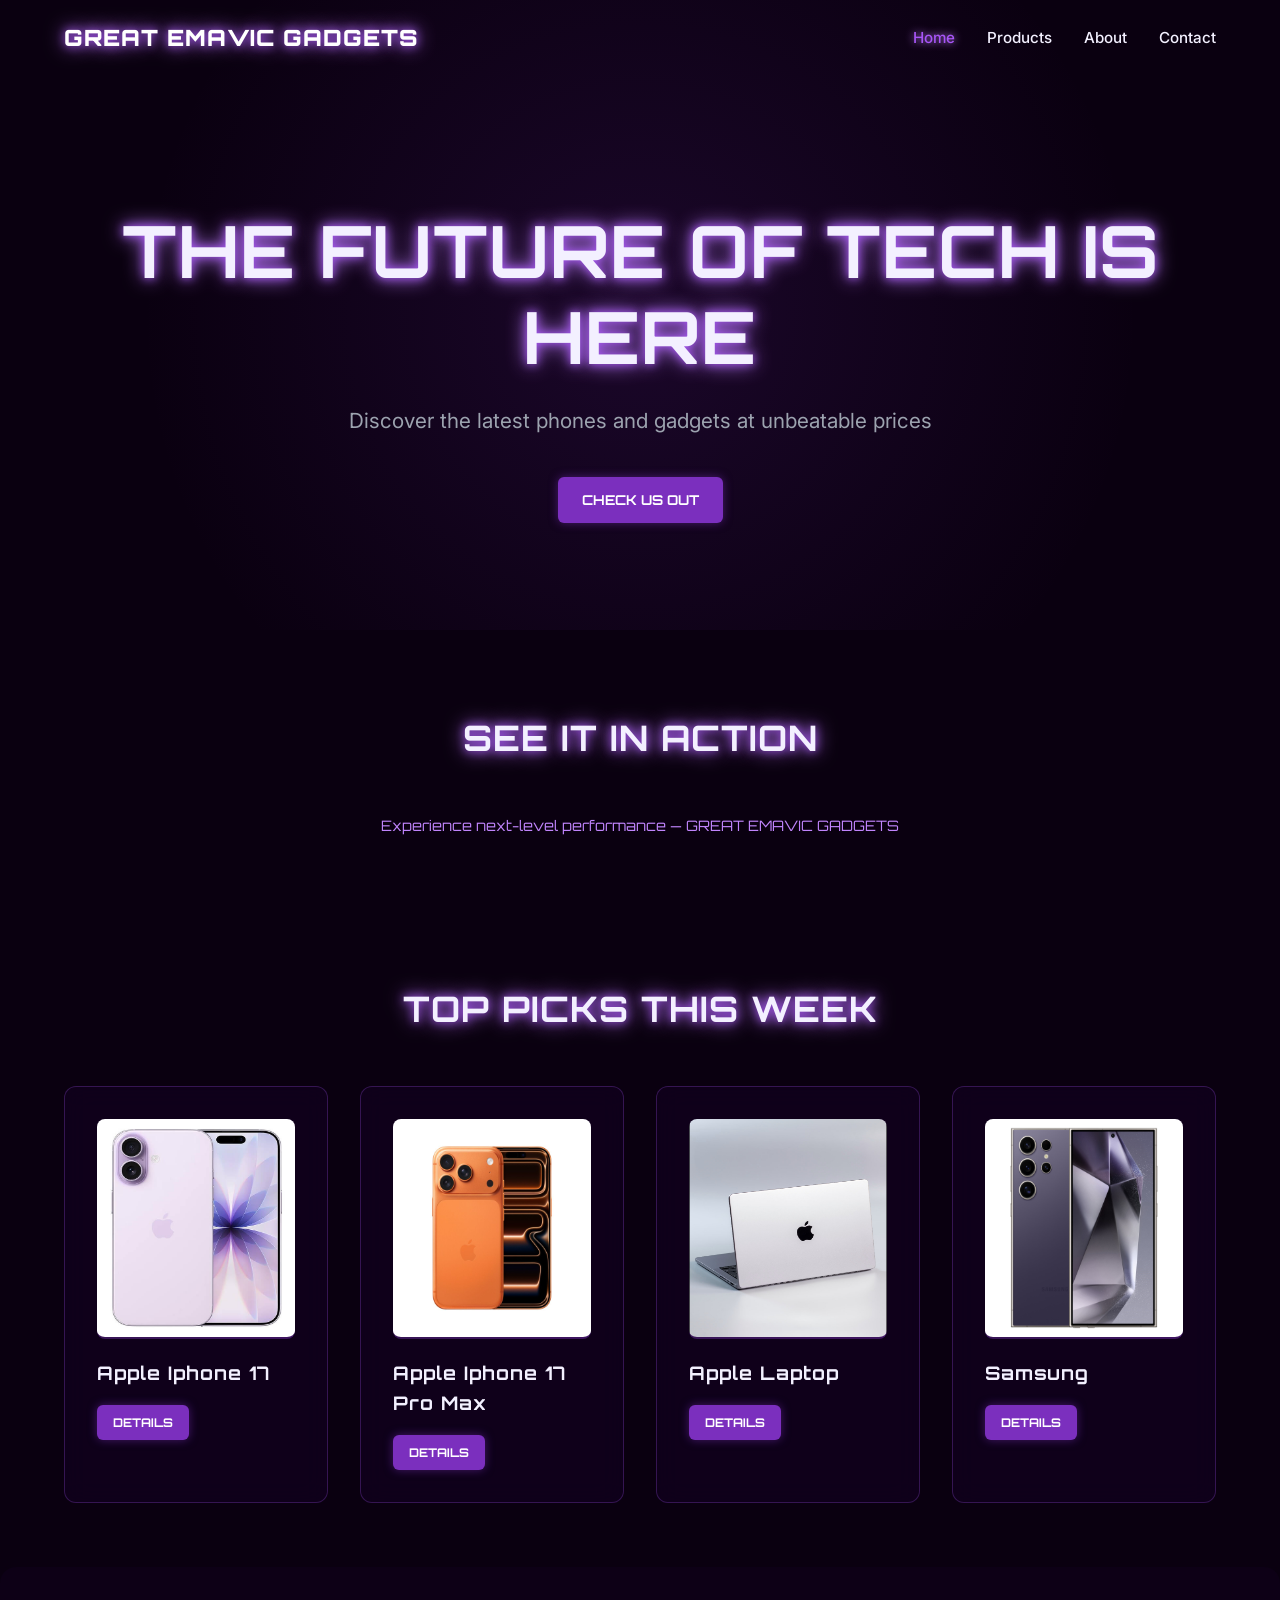
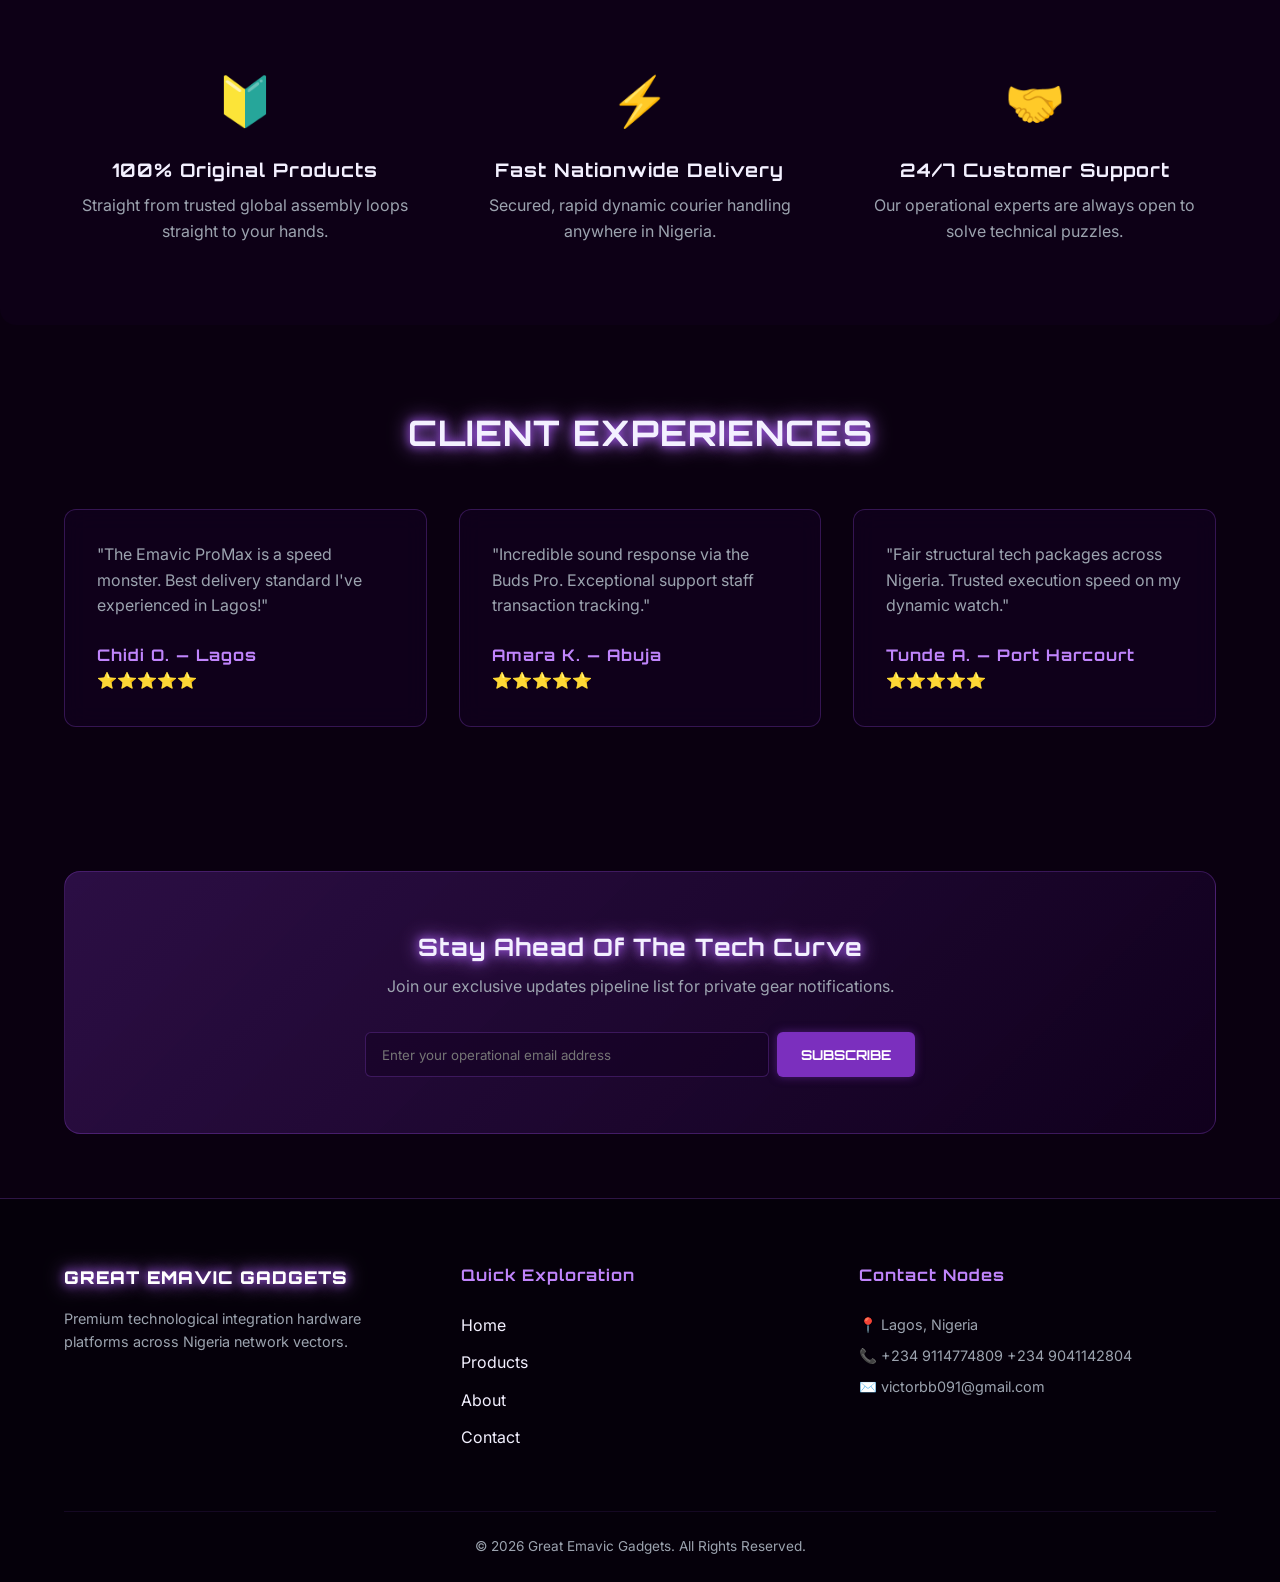
<file: index.html>
<!DOCTYPE html>
<html lang="en">
<head>
    <meta charset="UTF-8">
    <meta name="viewport" content="width=device-width, initial-scale=1.0">
    <title>Great Emavic Gadgets | Home</title>
    <link rel="stylesheet" href="style.css">
</head>
<body>

    <nav class="navbar">
        <a href="index.html" class="logo glow-text">GREAT EMAVIC GADGETS</a>
        <ul class="nav-links">
            <li><a href="index.html" class="active">Home</a></li>
            <li><a href="products.html">Products</a></li>
            <li><a href="about.html">About</a></li>
            <li><a href="contact.html">Contact</a></li>
        </ul>
        <div class="hamburger">
            <span></span>
            <span></span>
            <span></span>
        </div>
    </nav>

    <header class="hero-base">
        <h1 class="glow-text" style="font-size: clamp(2.5rem, 6vw, 4.5rem); line-height: 1.2; margin-bottom: 1.5rem;">THE FUTURE OF TECH IS HERE</h1>
        <p style="font-size: clamp(1rem, 2.5vw, 1.3rem); max-width: 700px; margin-bottom: 2.5rem;">Discover the latest phones and gadgets at unbeatable prices</p>
        <div style="display: flex; gap: 1rem; flex-wrap: wrap; justify-content: center;">
            <a href="products.html" class="btn btn-primary">Check us out</a>
            
        </div>
    </header>

    <section class="fade-in-section">
        <h2 class="section-title glow-text">See It In Action</h2>
        
        </div>
        <p style="text-align: center; margin-top: 1.5rem; font-family: var(--font-display); font-size: 0.9rem; color: var(--neon-glow);">Experience next-level performance — GREAT EMAVIC GADGETS</p>
    </section>

    <section class="fade-in-section">
        <h2 class="section-title glow-text">Top Picks This Week</h2>
        <div class="grid-4">
            <div class="glass-card">
                <div class="media-placeholder"><img src="images/Apple-iPhone-17.jpg" alt="Iphone 17"></div>
                <h3>Apple Iphone 17</h3>
                <p style="margin: 0.5rem 0 1rem 0; font-size: 0.9rem;"></p>
                <div style="display: flex; justify-content: space-between; align-items: center; margin-top: auto;">
                    <a href="products.html" class="btn btn-primary" style="padding: 0.5rem 1rem; font-size: 0.75rem;">Details</a>
                </div>
            </div>
            <div class="glass-card">
                <div class="media-placeholder"><img src="images/iphone 17 pro max orange.jpg" alt="#"></div>
                <h3>Apple Iphone 17 Pro Max</h3>
                <p style="margin: 0.5rem 0 1rem 0; font-size: 0.9rem;"></p>
                <div style="display: flex; justify-content: space-between; align-items: center; margin-top: auto;">
                <a href="products.html" class="btn btn-primary" style="padding: 0.5rem 1rem; font-size: 0.75rem;">Details</a>
                </div>
            </div>
            <div class="glass-card">
                <div class="media-placeholder"><img src="images/Apple lap.jpg" alt=""></div>
                <h3>Apple Laptop</h3>
                <p style="margin: 0.5rem 0 1rem 0; font-size: 0.9rem;"></p>
                <div style="display: flex; justify-content: space-between; align-items: center; margin-top: auto;">
                    <a href="products.html" class="btn btn-primary" style="padding: 0.5rem 1rem; font-size: 0.75rem;">Details</a>
                </div>
            </div>
            <div class="glass-card">
                <div class="media-placeholder"><img src="images/sam.png" alt=""></div>
                <h3>Samsung</h3>
                <p style="margin: 0.5rem 0 1rem 0; font-size: 0.9rem;"></p>
                <div style="display: flex; justify-content: space-between; align-items: center; margin-top: auto;">
                    <a href="products.html" class="btn btn-primary" style="padding: 0.5rem 1rem; font-size: 0.75rem;">Details</a>
                </div>
            </div>
        </div>
    </section>

    <section class="fade-in-section" style="background: rgba(18, 0, 32, 0.4); border-radius: 16px;">
        <div class="grid-3" style="text-align: center;">
            <div style="padding: 1rem;">
                <div style="font-size: 3rem; color: var(--accent-purple); margin-bottom: 1rem;">🔰</div>
                <h3 style="margin-bottom: 0.5rem;">100% Original Products</h3>
                <p>Straight from trusted global assembly loops straight to your hands.</p>
            </div>
            <div style="padding: 1rem;">
                <div style="font-size: 3rem; color: var(--accent-purple); margin-bottom: 1rem;">⚡</div>
                <h3 style="margin-bottom: 0.5rem;">Fast Nationwide Delivery</h3>
                <p>Secured, rapid dynamic courier handling anywhere in Nigeria.</p>
            </div>
            <div style="padding: 1rem;">
                <div style="font-size: 3rem; color: var(--accent-purple); margin-bottom: 1rem;">🤝</div>
                <h3 style="margin-bottom: 0.5rem;">24/7 Customer Support</h3>
                <p>Our operational experts are always open to solve technical puzzles.</p>
            </div>
        </div>
    </section>

    <section class="fade-in-section">
        <h2 class="section-title glow-text">Client Experiences</h2>
        <div class="grid-3">
            <div class="glass-card">
                <p>"The Emavic ProMax is a speed monster. Best delivery standard I've experienced in Lagos!"</p>
                <h4 style="margin-top: 1.5rem; color: var(--neon-glow);">Chidi O. — Lagos</h4>
                <span style="color: #FBBF24;">⭐⭐⭐⭐⭐</span>
            </div>
            <div class="glass-card">
                <p>"Incredible sound response via the Buds Pro. Exceptional support staff transaction tracking."</p>
                <h4 style="margin-top: 1.5rem; color: var(--neon-glow);">Amara K. — Abuja</h4>
                <span style="color: #FBBF24;">⭐⭐⭐⭐⭐</span>
            </div>
            <div class="glass-card">
                <p>"Fair structural tech packages across Nigeria. Trusted execution speed on my dynamic watch."</p>
                <h4 style="margin-top: 1.5rem; color: var(--neon-glow);">Tunde A. — Port Harcourt</h4>
                <span style="color: #FBBF24;">⭐⭐⭐⭐⭐</span>
            </div>
        </div>
    </section>

    <section class="fade-in-section">
        <div class="newsletter-banner">
            <h2 class="glow-text">Stay Ahead Of The Tech Curve</h2>
            <p style="margin-top: 0.5rem;">Join our exclusive updates pipeline list for private gear notifications.</p>
            <form class="newsletter-form" onsubmit="event.preventDefault(); alert('Subscribed successfully to newsletter pipeline!');">
                <input type="email" placeholder="Enter your operational email address" class="form-control" required style="margin: 0;">
                <button type="submit" class="btn btn-primary">Subscribe</button>
            </form>
        </div>
    </section>

    <footer>
        <div class="footer-grid">
            <div class="footer-col">
                <h3 class="logo glow-text" style="margin-bottom: 1rem; font-size: 1.1rem;">GREAT EMAVIC GADGETS</h3>
                <p style="font-size: 0.9rem;">Premium technological integration hardware platforms across Nigeria network vectors.</p>
            </div>
            <div class="footer-col">
                <h4>Quick Exploration</h4>
                <ul>
                    <li><a href="index.html">Home</a></li>
                    <li><a href="products.html">Products</a></li>
                    <li><a href="about.html">About</a></li>
                    <li><a href="contact.html">Contact</a></li>
                </ul>
            </div>
            <div class="footer-col">
                <h4>Contact Nodes</h4>
                <p style="font-size: 0.9rem; margin-bottom: 0.5rem;">📍 Lagos, Nigeria</p>
                <p style="font-size: 0.9rem; margin-bottom: 0.5rem;">📞 +234 9114774809 +234 9041142804</p>
                <p style="font-size: 0.9rem;">✉️ victorbb091@gmail.com</p>
            </div>
        </div>
        <div class="footer-bottom">
            <p>&copy; 2026 Great Emavic Gadgets. All Rights Reserved.</p>
        </div>
    </footer>

    <script src="script.js"></script>
</body>
</html>
</file>
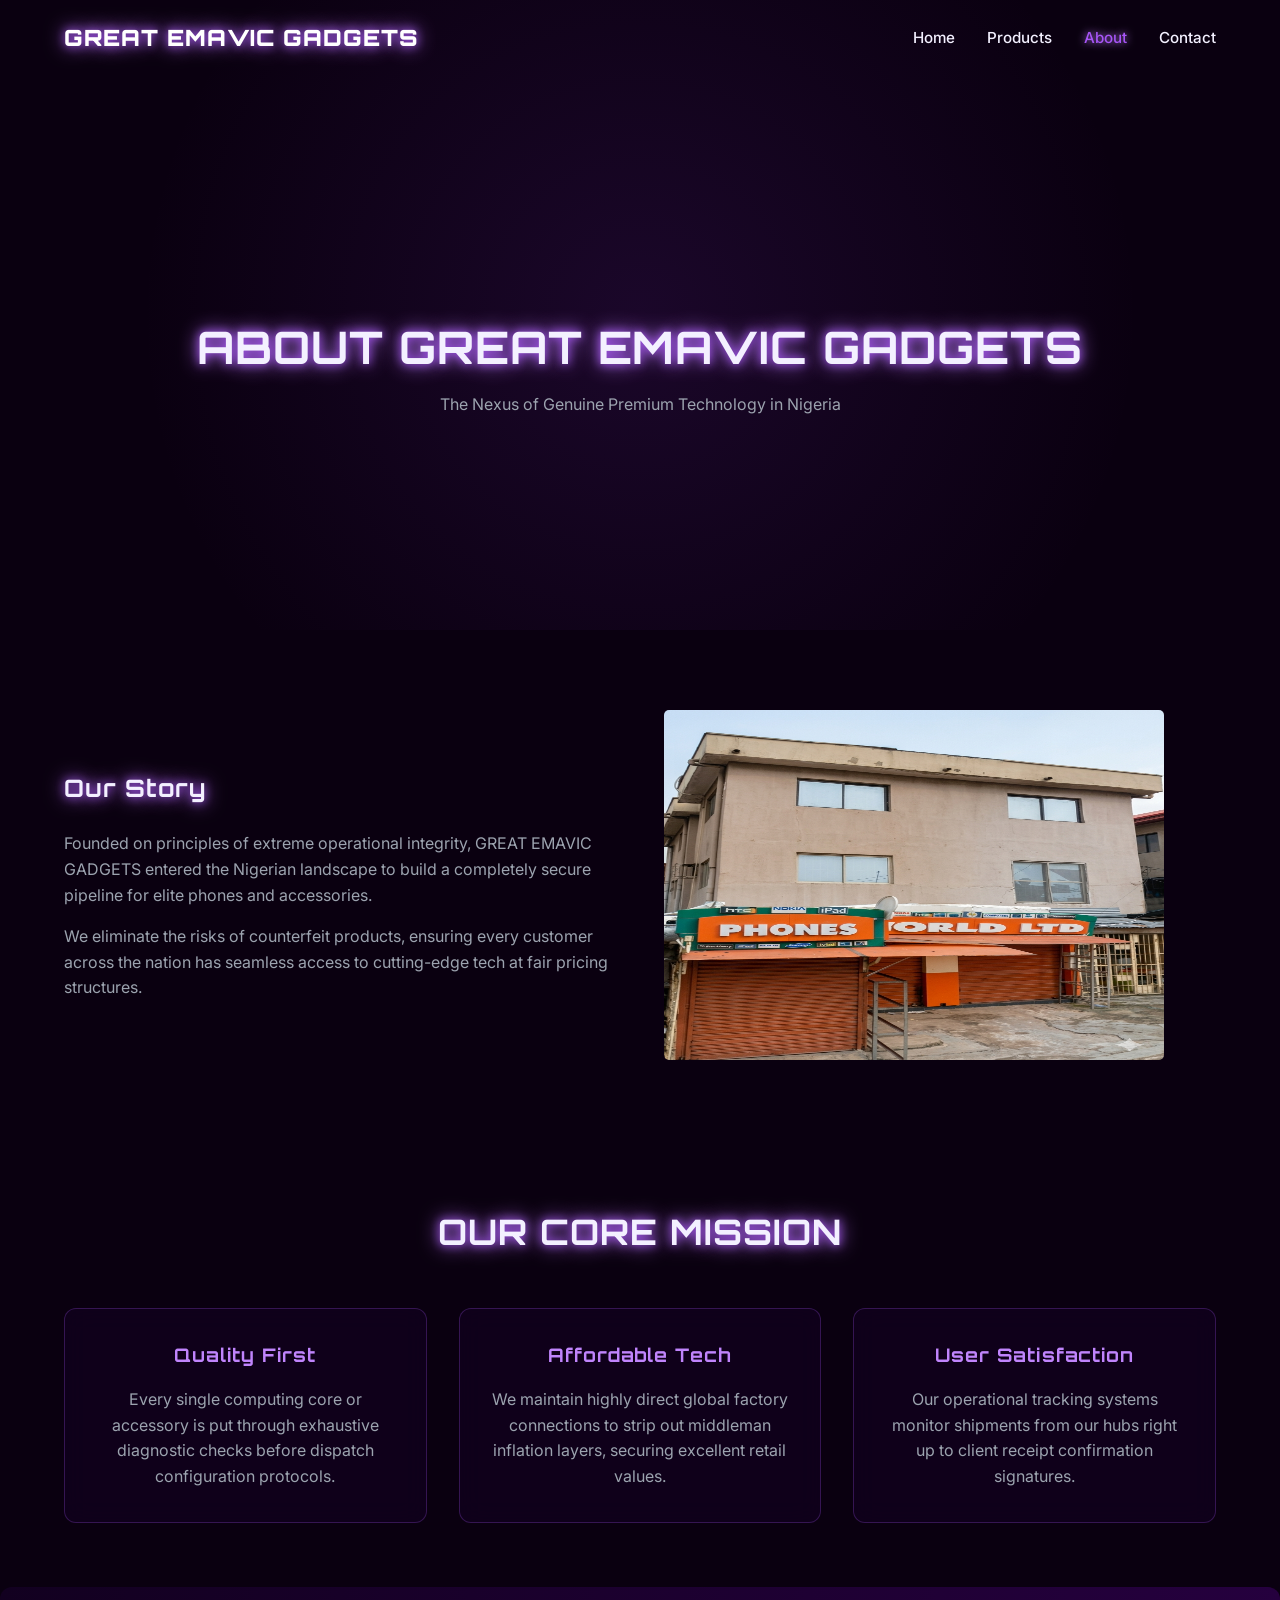
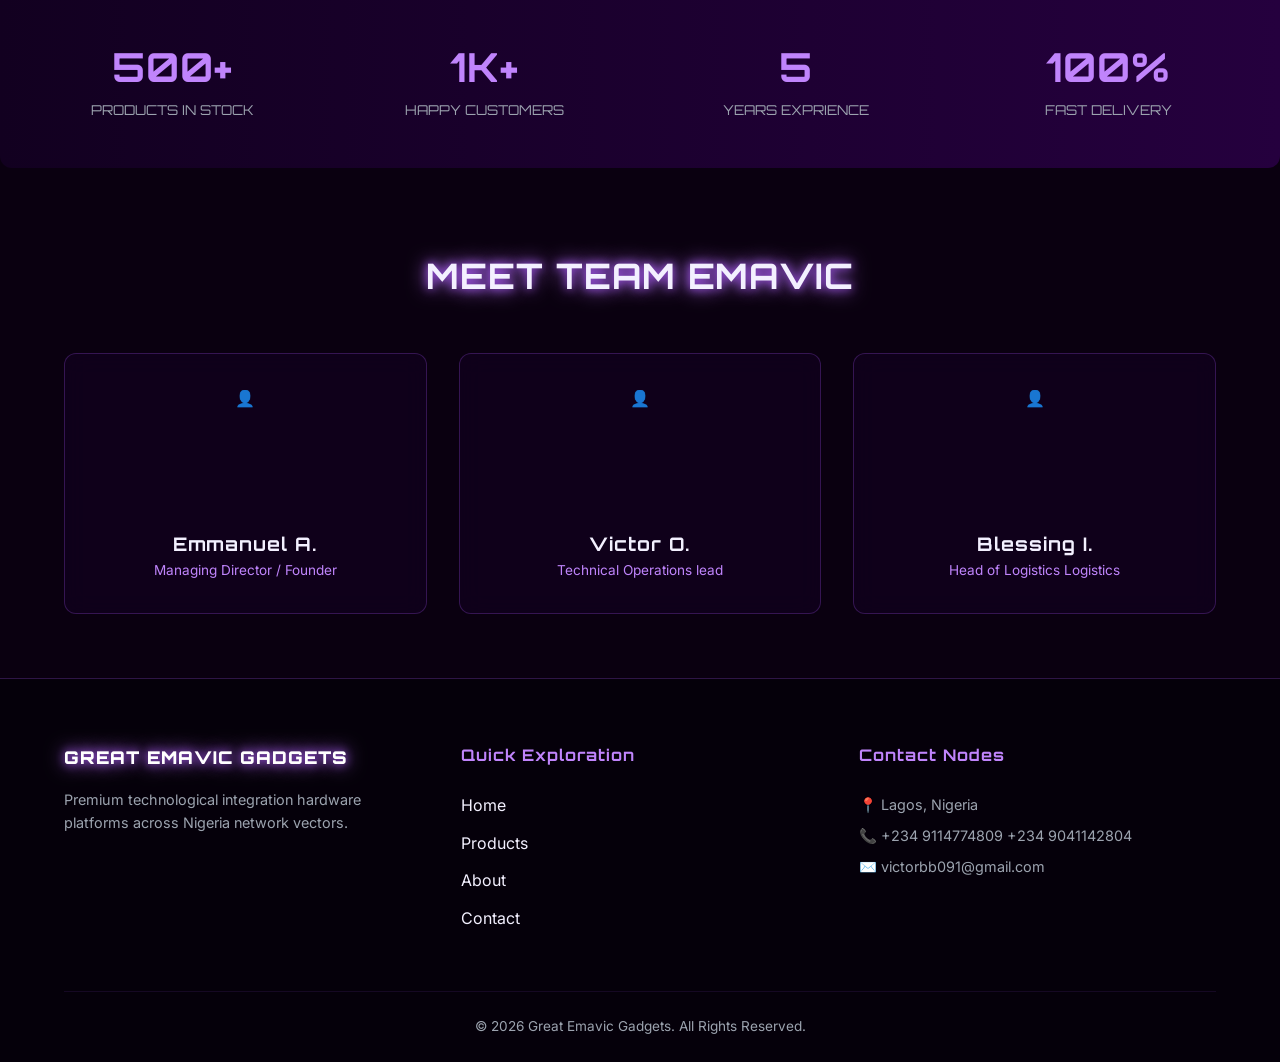
<file: about.html>
<!DOCTYPE html>
<html lang="en">
<head>
    <meta charset="UTF-8">
    <meta name="viewport" content="width=device-width, initial-scale=1.0">
    <title>Great Emavic Gadgets | Our Legacy</title>
    <link rel="stylesheet" href="style.css">
</head>
<body>

    <nav class="navbar">
        <a href="index.html" class="logo glow-text">GREAT EMAVIC GADGETS</a>
        <ul class="nav-links">
            <li><a href="index.html">Home</a></li>
            <li><a href="products.html">Products</a></li>
            <li><a href="about.html" class="active">About</a></li>
            <li><a href="contact.html">Contact</a></li>
        </ul>
        <div class="hamburger">
            <span></span><span></span><span></span>
        </div>
    </nav>

    <header class="hero-base">
        <h1 class="glow-text" style="font-size: 2.8rem; margin-bottom: 0.5rem;">ABOUT GREAT EMAVIC GADGETS</h1>
        <p>The Nexus of Genuine Premium Technology in Nigeria</p>
    </header>

    <section class="fade-in-section grid-2">
        <div>
            <h2 class="glow-text" style="margin-bottom: 1.5rem; font-family:var(--font-display);">Our Story</h2>
            <p style="margin-bottom: 1rem;">Founded on principles of extreme operational integrity, GREAT EMAVIC GADGETS entered the Nigerian landscape to build a completely secure pipeline for elite phones and accessories.</p>
            <p>We eliminate the risks of counterfeit products, ensuring every customer across the nation has seamless access to cutting-edge tech at fair pricing structures.</p>
        </div>
       
        <img src="images/shop.png" style="height: 350px; width: 500px; border-radius: 5px; margin: 0;" alt="#">
    </section>

    <section class="fade-in-section">
        <h2 class="section-title glow-text">Our Core Mission</h2>
        <div class="grid-3">
            <div class="glass-card" style="text-align: center;">
                <h3 style="color: var(--neon-glow); margin-bottom: 1rem;">Quality First</h3>
                <p>Every single computing core or accessory is put through exhaustive diagnostic checks before dispatch configuration protocols.</p>
            </div>
            <div class="glass-card" style="text-align: center;">
                <h3 style="color: var(--neon-glow); margin-bottom: 1rem;">Affordable Tech</h3>
                <p>We maintain highly direct global factory connections to strip out middleman inflation layers, securing excellent retail values.</p>
            </div>
            <div class="glass-card" style="text-align: center;">
                <h3 style="color: var(--neon-glow); margin-bottom: 1rem;">User Satisfaction</h3>
                <p>Our operational tracking systems monitor shipments from our hubs right up to client receipt confirmation signatures.</p>
            </div>
        </div>
    </section>

    <section class="fade-in-section" style="background: linear-gradient(90deg, #120020, #25003e); border-radius:12px; padding: 3rem 2rem;">
        <div class="grid-4" style="text-align:center; font-family: var(--font-display);">
            <div>
                <h2 style="color: var(--neon-glow); font-size: 2.5rem;">500+</h2>
                <p style="font-size:0.85rem; text-transform:uppercase;">Products in Stock</p>
            </div>
            <div>
                <h2 style="color: var(--neon-glow); font-size: 2.5rem;">1K+</h2>
                <p style="font-size:0.85rem; text-transform:uppercase;">Happy Customers</p>
            </div>
            <div>
                <h2 style="color: var(--neon-glow); font-size: 2.5rem;">5</h2>
                <p style="font-size:0.85rem; text-transform:uppercase;">Years Exprience</p>
            </div>
            <div>
                <h2 style="color: var(--neon-glow); font-size: 2.5rem;">100%</h2>
                <p style="font-size:0.85rem; text-transform:uppercase;">Fast Delivery</p>
            </div>
        </div>
    </section>

    <section class="fade-in-section">
        <h2 class="section-title glow-text">Meet Team Emavic</h2>
        <div class="grid-3">
            <div class="glass-card" style="text-align: center;">
                <div class="media-placeholder" style="width: 120px; height: 120px; border-radius: 50%; margin: 0 auto 1.5rem auto;">👤</div>
                <h3>Emmanuel A.</h3>
                <p style="color: var(--neon-glow); font-size:0.85rem;">Managing Director / Founder</p>
            </div>
            <div class="glass-card" style="text-align: center;">
                <div class="media-placeholder" style="width: 120px; height: 120px; border-radius: 50%; margin: 0 auto 1.5rem auto;">👤</div>
                <h3>Victor O.</h3>
                <p style="color: var(--neon-glow); font-size:0.85rem;">Technical Operations lead</p>
            </div>
            <div class="glass-card" style="text-align: center;">
                <div class="media-placeholder" style="width: 120px; height: 120px; border-radius: 50%; margin: 0 auto 1.5rem auto;">👤</div>
                <h3>Blessing I.</h3>
                <p style="color: var(--neon-glow); font-size:0.85rem;">Head of Logistics Logistics</p>
            </div>
        </div>
    </section>

    <footer>
        <div class="footer-grid">
            <div class="footer-col">
                <h3 class="logo glow-text" style="margin-bottom: 1rem; font-size: 1.1rem;">GREAT EMAVIC GADGETS</h3>
                <p style="font-size: 0.9rem;">Premium technological integration hardware platforms across Nigeria network vectors.</p>
            </div>
            <div class="footer-col">
                <h4>Quick Exploration</h4>
                <ul>
                    <li><a href="index.html">Home</a></li>
                    <li><a href="products.html">Products</a></li>
                    <li><a href="about.html">About</a></li>
                    <li><a href="contact.html">Contact</a></li>
                </ul>
            </div>
            <div class="footer-col">
                <h4>Contact Nodes</h4>
                <p style="font-size: 0.9rem; margin-bottom: 0.5rem;">📍 Lagos, Nigeria</p>
                <p style="font-size: 0.9rem; margin-bottom: 0.5rem;">📞 +234 9114774809 +234 9041142804</p>
                <p style="font-size: 0.9rem;">✉️ victorbb091@gmail.com</p>
            </div>
        </div>
        <div class="footer-bottom">
            <p>&copy; 2026 Great Emavic Gadgets. All Rights Reserved.</p>
        </div>
    </footer>

    <script src="script.js"></script>
</body>
</html>
</file>
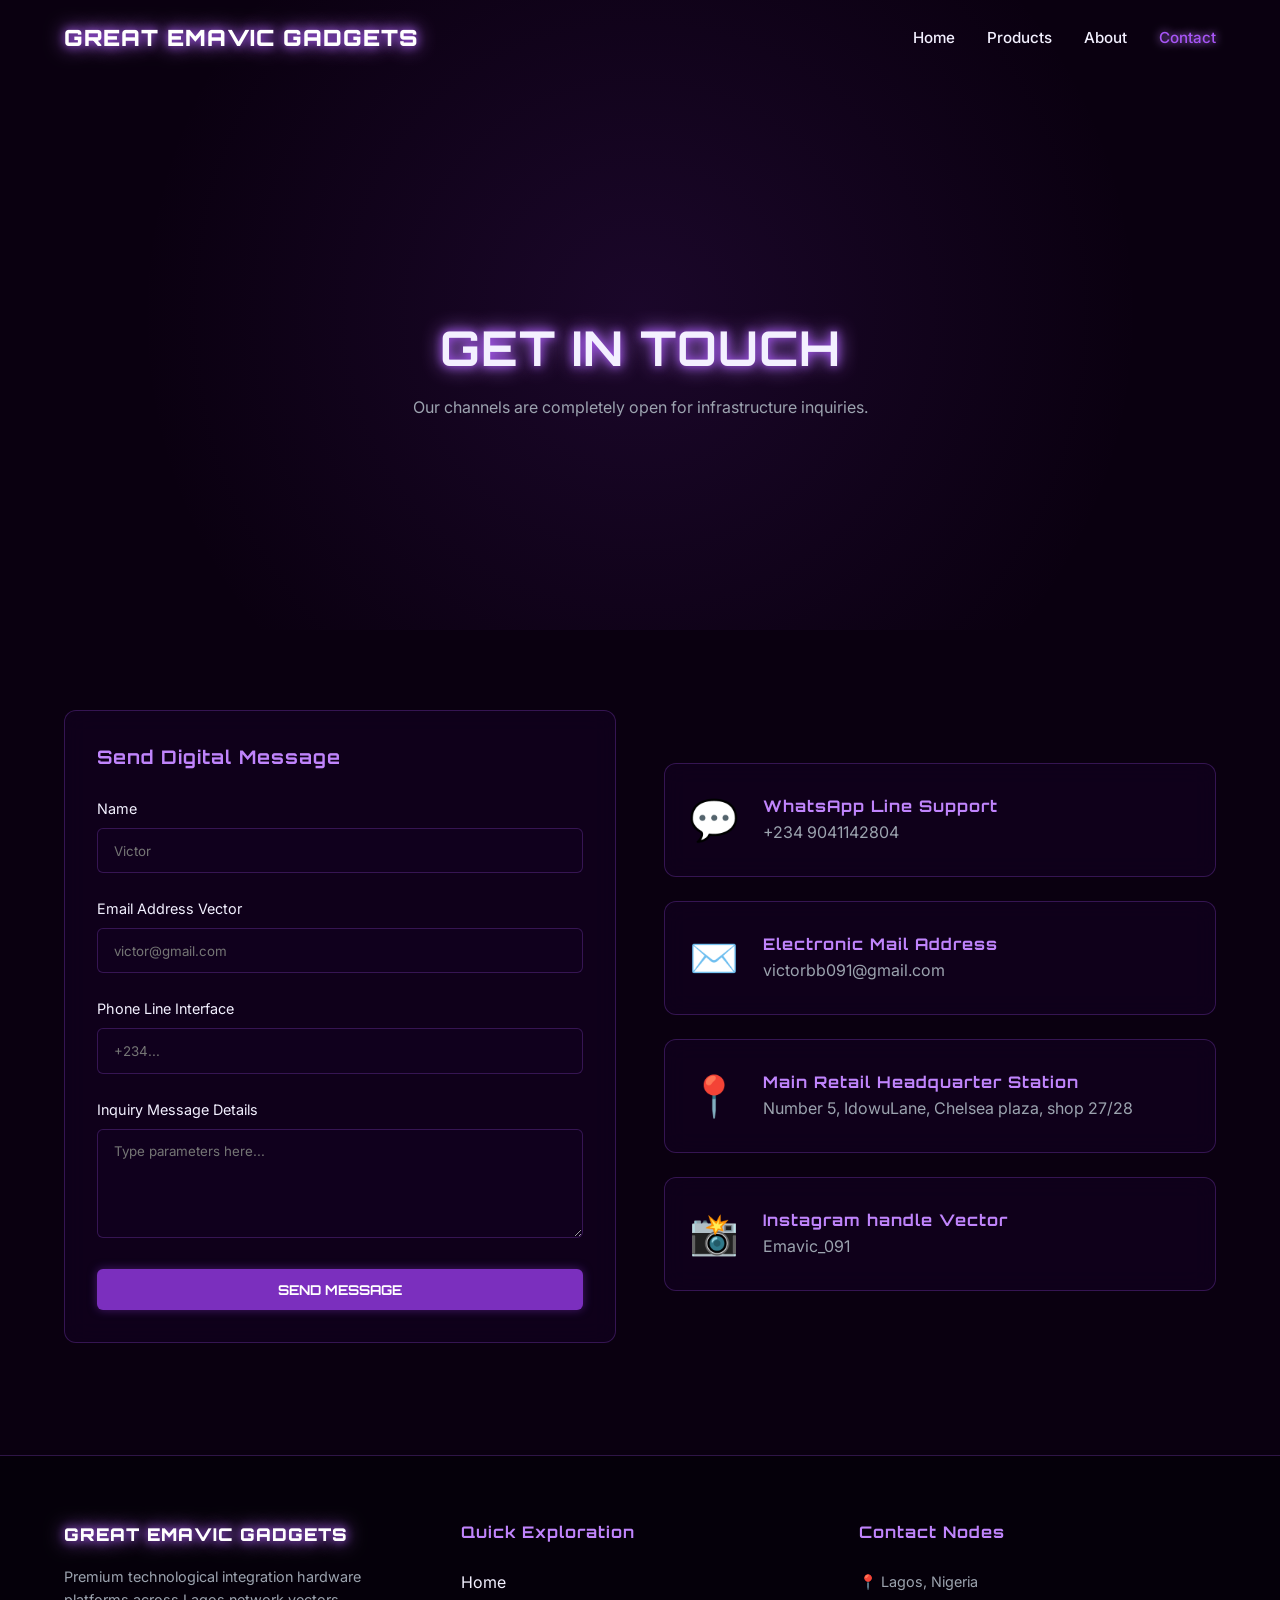
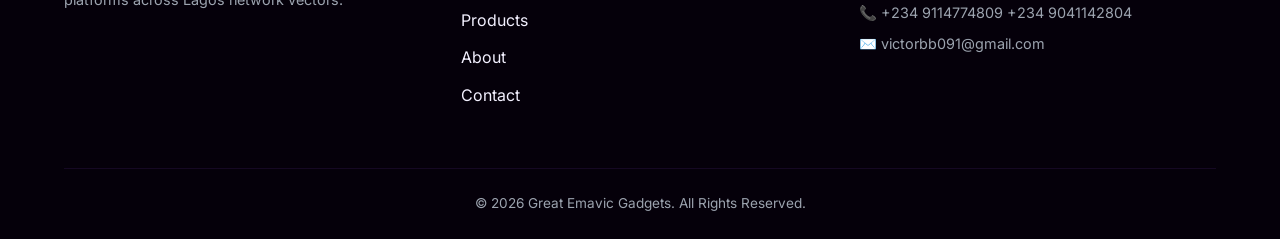
<file: contact.html>
<!DOCTYPE html>
<html lang="en">
<head>
    <meta charset="UTF-8">
    <meta name="viewport" content="width=device-width, initial-scale=1.0">
    <title>Great Emavic Gadgets | Connect with Us</title>
    <link rel="stylesheet" href="style.css">
</head>
<body>

    <nav class="navbar">
        <a href="index.html" class="logo glow-text">GREAT EMAVIC GADGETS</a>
        <ul class="nav-links">
            <li><a href="index.html">Home</a></li>
            <li><a href="products.html">Products</a></li>
            <li><a href="about.html">About</a></li>
            <li><a href="contact.html" class="active">Contact</a></li>
        </ul>
        <div class="hamburger">
            <span></span><span></span><span></span>
        </div>
    </nav>

    <header class="hero-base">
        <h1 class="glow-text" style="font-size: 3rem; margin-bottom: 0.5rem;">GET IN TOUCH</h1>
        <p>Our channels are completely open for infrastructure inquiries.</p>
    </header>

    <section class="grid-2" style="margin-bottom: 3rem;">
        <div class="glass-card">
            <h3 style="margin-bottom: 1.5rem; color: var(--neon-glow);">Send Digital Message</h3>
            <form id="contactForm">
                <div class="form-group">
                    <label>Name</label>
                    <input type="text" class="form-control" id="formName" required placeholder="Victor">
                </div>
                <div class="form-group">
                    <label>Email Address Vector</label>
                    <input type="email" class="form-control" id="formEmail" required placeholder="victor@gmail.com">
                </div>
                <div class="form-group">
                    <label>Phone Line Interface</label>
                    <input type="tel" class="form-control" id="formPhone" required placeholder="+234...">
                </div>
                <div class="form-group">
                    <label>Inquiry Message Details</label>
                    <textarea class="form-control" id="formMessage" rows="5" required placeholder="Type parameters here..."></textarea>
                </div>
                <button type="submit" class="btn btn-primary" style="width: 100%;">Send Message</button>
            </form>
            <div id="submissionAlert" style="display:none; margin-top:1.5rem; padding:1rem; border-radius:6px; background:rgba(16,185,129,0.2); border:1px solid #10B981; color:#10B981; font-weight:bold; text-align:center;"></div>
        </div>

        <div style="display: flex; flex-direction: column; gap: 1.5rem;">
            <a href="https://wa.me/2349041142804" target="_blank" class="glass-card" style="display:flex; align-items:center; gap:1.5rem; padding:1.5rem;">
                <div style="font-size:2.5rem;">💬</div>
                <div>
                    <h4 style="color:var(--neon-glow)">WhatsApp Line Support</h4>
                    <p>+234 9041142804</p>
                </div>
            </a>

            <div class="glass-card" style="display:flex; align-items:center; gap:1.5rem; padding:1.5rem;">
                <div style="font-size:2.5rem;">✉️</div>
                <div>
                    <h4 style="color:var(--neon-glow)">Electronic Mail Address</h4>
                    <p> victorbb091@gmail.com</p>
                </div>
            </div>

            <div class="glass-card" style="display:flex; align-items:center; gap:1.5rem; padding:1.5rem;">
                <div style="font-size:2.5rem;">📍</div>
                <div>
                    <h4 style="color:var(--neon-glow)">Main Retail Headquarter Station</h4>
                    <p>Number 5, IdowuLane, Chelsea plaza, shop 27/28</p>
                </div>
            </div>

            <div class="glass-card" style="display:flex; align-items:center; gap:1.5rem; padding:1.5rem;">
                <div style="font-size:2.5rem;">📸</div>
                <div>
                    <h4 style="color:var(--neon-glow)">Instagram handle Vector</h4>
                    <p>Emavic_091</p>
                </div>
            </div>
        </div>
    </section>

   
    <footer>
        <div class="footer-grid">
            <div class="footer-col">
                <h3 class="logo glow-text" style="margin-bottom: 1rem; font-size: 1.1rem;">GREAT EMAVIC GADGETS</h3>
                <p style="font-size: 0.9rem;">Premium technological integration hardware platforms across Lagos network vectors.</p>
            </div>
            <div class="footer-col">
                <h4>Quick Exploration</h4>
                <ul>
                    <li><a href="index.html">Home</a></li>
                    <li><a href="products.html">Products</a></li>
                    <li><a href="about.html">About</a></li>
                    <li><a href="contact.html">Contact</a></li>
                </ul>
            </div>
            <div class="footer-col">
                <h4>Contact Nodes</h4>
                <p style="font-size: 0.9rem; margin-bottom: 0.5rem;">📍 Lagos, Nigeria</p>
                <p style="font-size: 0.9rem; margin-bottom: 0.5rem;">📞 +234 9114774809 +234 9041142804</p>
                <p style="font-size: 0.9rem;">✉️ victorbb091@gmail.com</p>
            </div>
        </div>
        <div class="footer-bottom">
            <p>&copy; 2026 Great Emavic Gadgets. All Rights Reserved.</p>
        </div>
    </footer>

    <script src="script.js"></script>
</body>
</html>
</file>
<file: style.css>
/* ==========================================================================
   GREAT EMAVIC GADGETS - GLOBAL STYLES & DESIGN SYSTEM
   ========================================================================== */

@import url('https://fonts.googleapis.com/css2?family=Inter:wght@300;400;500;600&family=Orbitron:wght@500;700;900&display=swap');

:root {
    --bg-color: #0a0010;
    --primary-purple: #7B2FBE;
    --accent-purple: #A855F7;
    --neon-glow: #C084FC;
    --text-primary: #F3F0FF;
    --text-muted: #9CA3AF;
    --card-bg: rgba(18, 0, 32, 0.7);
    --border-color: rgba(168, 85, 247, 0.25);
    --font-display: 'Orbitron', sans-serif;
    --font-body: 'Inter', sans-serif;
    --transition-speed: 0.3s;
}

* {
    box-sizing: border-box;
    margin: 0;
    padding: 0;
}

html {
    scroll-behavior: smooth;
}

body {
    background-color: var(--bg-color);
    color: var(--text-primary);
    font-family: var(--font-body);
    line-height: 1.6;
    overflow-x: hidden;
}

/* Typography & Glows */
h1, h2, h3, h4, .logo {
    font-family: var(--font-display);
    letter-spacing: 1px;
}

.glow-text {
    text-shadow: 0 0 10px var(--accent-purple), 0 0 20px var(--neon-glow);
}

p {
    color: var(--text-muted);
}

a {
    text-decoration: none;
    color: inherit;
    transition: var(--transition-speed);
}

/* Glassmorphism Global Style */
.glass-card {
    background: var(--card-bg);
    backdrop-filter: blur(12px);
    -webkit-backdrop-filter: blur(12px);
    border: 1px solid var(--border-color);
    border-radius: 12px;
    padding: 2rem;
    transition: transform var(--transition-speed), box-shadow var(--transition-speed);
}

.glass-card:hover {
    transform: translateY(-5px);
    box-shadow: 0 10px 25px rgba(168, 85, 247, 0.3);
    border-color: var(--accent-purple);
}

/* Button UI Components */
.btn {
    display: inline-block;
    padding: 0.75rem 1.5rem;
    font-family: var(--font-display);
    font-size: 0.85rem;
    font-weight: 700;
    border-radius: 6px;
    cursor: pointer;
    transition: all var(--transition-speed);
    text-transform: uppercase;
    border: none;
    text-align: center;
}

.btn-primary {
    background: var(--primary-purple);
    color: #fff;
    box-shadow: 0 0 10px rgba(123, 47, 190, 0.5);
}

.btn-primary:hover {
    background: var(--accent-purple);
    box-shadow: 0 0 20px var(--neon-glow);
    transform: scale(1.05);
}

.btn-outline {
    background: transparent;
    color: var(--neon-glow);
    border: 2px solid var(--primary-purple);
}

.btn-outline:hover {
    background: rgba(123, 47, 190, 0.2);
    box-shadow: 0 0 15px var(--primary-purple);
    border-color: var(--neon-glow);
    transform: scale(1.05);
}

/* Navigation System */
.navbar {
    position: fixed;
    top: 0;
    left: 0;
    width: 100%;
    z-index: 1000;
    padding: 1.25rem 5%;
    display: flex;
    justify-content: space-between;
    align-items: center;
    transition: var(--transition-speed);
}

.navbar.scrolled {
    background: rgba(10, 0, 16, 0.85);
    backdrop-filter: blur(10px);
    border-bottom: 1px solid var(--border-color);
    padding: 0.85rem 5%;
}

.logo {
    font-size: 1.4rem;
    font-weight: 900;
    color: #fff;
}

.nav-links {
    display: flex;
    list-style: none;
    gap: 2rem;
}

.nav-links a {
    font-weight: 500;
    font-size: 0.95rem;
    position: relative;
    padding: 0.25rem 0;
}

.nav-links a:hover, .nav-links a.active {
    color: var(--accent-purple);
    text-shadow: 0 0 8px var(--neon-glow);
}

.hamburger {
    display: none;
    cursor: pointer;
    flex-direction: column;
    gap: 6px;
}

.hamburger span {
    width: 28px;
    height: 3px;
    background-color: var(--text-primary);
    transition: var(--transition-speed);
}

/* Shared Image Placeholder Style */
.media-placeholder img {
    width: 100%;
    height: 220px;
    background: linear-gradient(135deg, #120020 0%, #25003e 100%);
    border-radius: 8px;
    display: flex;
    align-items: center;
    justify-content: center;
    font-size: 4rem;
    margin-bottom: 1.25rem;
    border-bottom: 2px solid var(--border-color);
    position: relative;
}

/* Global Content Sections Layout */
section {
    padding: 5rem 5% 4rem 5%;
    max-width: 1400px;
    margin: 0 auto;
}

.section-title {
    text-align: center;
    font-size: 2.2rem;
    margin-bottom: 3rem;
    text-transform: uppercase;
}

.hero-base {
    min-height: 70vh;
    display: flex;
    flex-direction: column;
    justify-content: center;
    align-items: center;
    text-align: center;
    padding-top: 100px;
    background: radial-gradient(circle at center, rgba(123, 47, 190, 0.15) 0%, transparent 70%);
}

/* Grid Frameworks */
.grid-4 {
    display: grid;
    grid-template-columns: repeat(auto-fit, minmax(250px, 1fr));
    gap: 2rem;
}

.grid-3 {
    display: grid;
    grid-template-columns: repeat(auto-fit, minmax(300px, 1fr));
    gap: 2rem;
}

.grid-2 {
    display: grid;
    grid-template-columns: repeat(auto-fit, minmax(320px, 1fr));
    gap: 3rem;
    align-items: center;
}

/* Video Layout Structure */
.video-container {
    max-width: 850px;
    margin: 0 auto;
    border: 2px solid var(--border-color);
    box-shadow: 0 0 20px rgba(168, 85, 247, 0.2);
    border-radius: 12px;
    overflow: hidden;
    background: #000;
}

video {
    width: 100%;
    display: block;
}

/* Modal UI Overlay */
.modal {
    position: fixed;
    top: 0;
    left: 0;
    width: 100%;
    height: 100%;
    background: rgba(10, 0, 16, 0.9);
    backdrop-filter: blur(8px);
    z-index: 2000;
    display: flex;
    align-items: center;
    justify-content: center;
    opacity: 0;
    pointer-events: none;
    transition: opacity var(--transition-speed) ease;
}

.modal.active {
    opacity: 1;
    pointer-events: auto;
}

.modal-content {
    width: 90%;
    max-width: 750px;
    background: var(--bg-color);
    border: 2px solid var(--accent-purple);
    border-radius: 12px;
    position: relative;
    padding: 1rem;
    box-shadow: 0 0 30px var(--primary-purple);
}

.modal-close {
    position: absolute;
    top: -40px;
    right: 0;
    background: transparent;
    border: none;
    color: #fff;
    font-size: 1.5rem;
    cursor: pointer;
    font-family: var(--font-display);
}

/* UI Form Components */
.form-group {
    margin-bottom: 1.5rem;
}

.form-group label {
    display: block;
    margin-bottom: 0.5rem;
    font-size: 0.9rem;
    color: var(--text-primary);
}

.form-control {
    width: 100%;
    padding: 0.85rem 1rem;
    background: rgba(18, 0, 32, 0.5);
    border: 1px solid var(--border-color);
    border-radius: 6px;
    color: #fff;
    font-family: var(--font-body);
    transition: var(--transition-speed);
}

.form-control:focus {
    outline: none;
    border-color: var(--accent-purple);
    box-shadow: 0 0 10px rgba(168, 85, 247, 0.3);
}

/* Unique Components Elements */
.badge {
    position: absolute;
    top: 15px;
    left: 15px;
    background: var(--accent-purple);
    color: #fff;
    padding: 0.25rem 0.75rem;
    font-size: 0.75rem;
    font-family: var(--font-display);
    font-weight: 700;
    border-radius: 4px;
    z-index: 2;
}

.play-overlay {
    position: absolute;
    font-size: 3.5rem;
    color: rgba(243, 240, 255, 0.8);
    cursor: pointer;
    transition: var(--transition-speed);
}

.play-overlay:hover {
    color: var(--neon-glow);
    transform: scale(1.15);
}

.progress-bar-container {
    background: rgba(255,255,255,0.1);
    border-radius: 10px;
    height: 8px;
    width: 100%;
    margin: 1rem 0;
    overflow: hidden;
}

.progress-bar {
    background: linear-gradient(90deg, var(--primary-purple), var(--neon-glow));
    height: 100%;
    border-radius: 10px;
}

/* Newsletter Block styling */
.newsletter-banner {
    background: linear-gradient(135deg, rgba(123, 47, 190, 0.3) 0%, rgba(18, 0, 32, 0.8) 100%);
    border: 1px solid var(--border-color);
    border-radius: 16px;
    padding: 3.5rem 2rem;
    text-align: center;
}

.newsletter-form {
    display: flex;
    max-width: 550px;
    margin: 2rem auto 0 auto;
    gap: 0.5rem;
}

/* Filter Component UI */
.filter-container {
    display: flex;
    justify-content: center;
    gap: 1rem;
    flex-wrap: wrap;
    margin-bottom: 3rem;
}

.filter-btn {
    background: transparent;
    border: 1px solid var(--border-color);
    color: var(--text-muted);
    padding: 0.5rem 1.25rem;
    border-radius: 20px;
    cursor: pointer;
    font-family: var(--font-display);
    font-size: 0.8rem;
    transition: var(--transition-speed);
}

.filter-btn.active, .filter-btn:hover {
    background: var(--primary-purple);
    color: #fff;
    border-color: var(--accent-purple);
    box-shadow: 0 0 10px var(--primary-purple);
}

/* Countdown UI */
.countdown-row {
    display: flex;
    gap: 1.5rem;
    justify-content: center;
    margin-top: 1.5rem;
}

.countdown-box {
    background: var(--card-bg);
    border: 1px solid var(--border-color);
    padding: 1rem;
    border-radius: 8px;
    min-width: 80px;
}

.countdown-box span {
    display: block;
    font-size: 2rem;
    font-family: var(--font-display);
    font-weight: bold;
    color: var(--neon-glow);
}

/* Shared Sticky Footer Base Layout */
footer {
    background: #05000a;
    border-top: 1px solid var(--border-color);
    padding: 4rem 5% 1.5rem 5%;
}

.footer-grid {
    display: grid;
    grid-template-columns: repeat(auto-fit, minmax(220px, 1fr));
    gap: 2.5rem;
    max-width: 1400px;
    margin: 0 auto;
}

.footer-col h4 {
    margin-bottom: 1.5rem;
    color: var(--neon-glow);
}

.footer-col ul {
    list-style: none;
}

.footer-col ul li {
    margin-bottom: 0.75rem;
}

.footer-bottom {
    text-align: center;
    margin-top: 3rem;
    padding-top: 1.5rem;
    border-top: 1px solid rgba(168, 85, 247, 0.1);
    font-size: 0.85rem;
}

/* Animations engine */
.fade-in-section {
    opacity: 0;
    transform: translateY(30px);
    transition: opacity 0.6s ease-out, transform 0.6s ease-out;
    visibility: hidden;
}

.fade-in-section.is-visible {
    opacity: 1;
    transform: none;
    visibility: visible;
}

/* ==========================================================================
   RESPONSIVE MOBILE FIRST REDIRECT ARCHITECTURE
   ========================================================================== */

@media (max-width: 768px) {
    .hamburger {
        display: flex;
    }

    .nav-links {
        position: fixed;
        top: -100vh;
        left: 0;
        flex-direction: column;
        background: rgba(10, 0, 16, 0.98);
        width: 100%;
        padding: 4rem 2rem;
        text-align: center;
        transition: 0.4s ease-in-out;
        z-index: 999;
        border-bottom: 2px solid var(--primary-purple);
    }

    .nav-links.open {
        top: 70px;
    }

    .hero-base h1 {
        font-size: 2rem;
    }

    .newsletter-form {
        flex-direction: column;
    }
    
    .grid-4, .grid-3 {
        grid-template-columns: repeat(auto-fit, minmax(220px, 1fr));
    }
}
</file>
